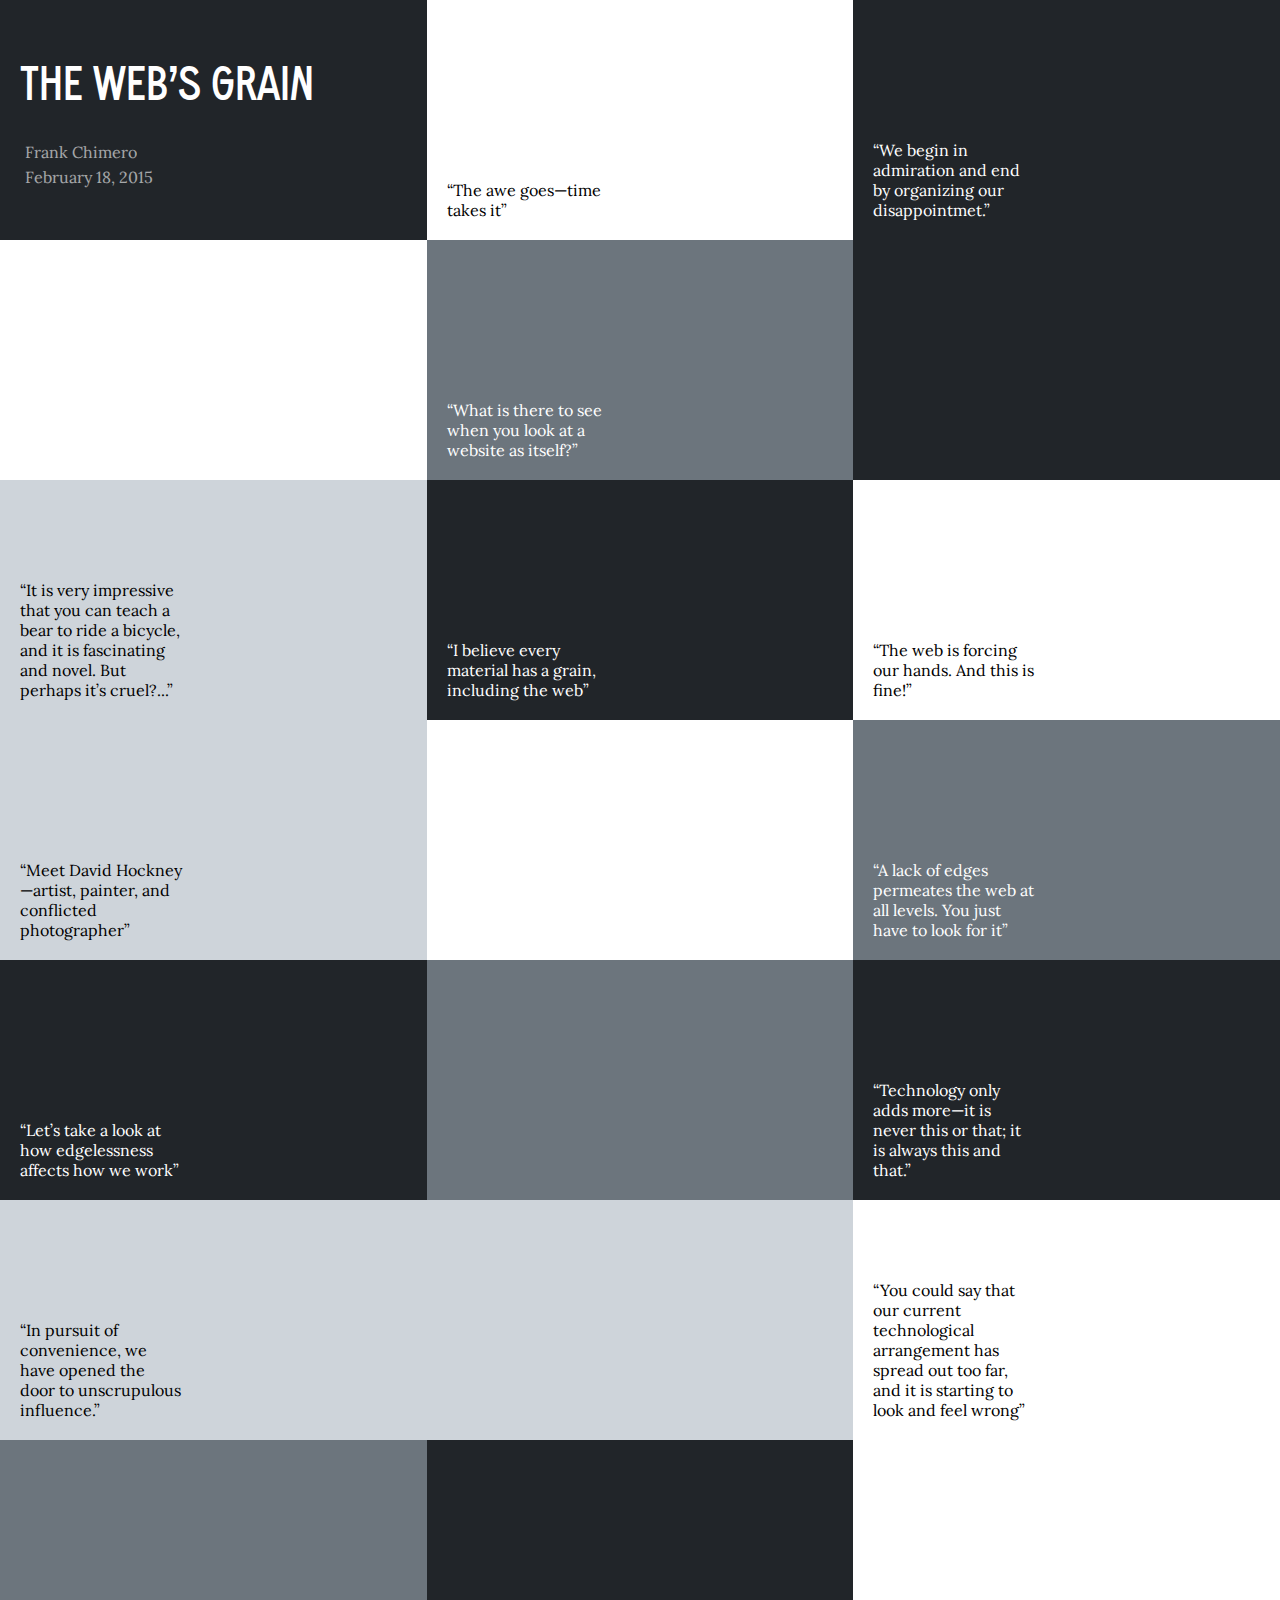
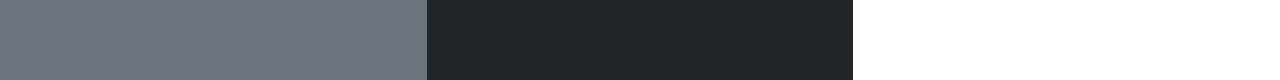
<file: index.html>
<!DOCTYPE html>
<html lang="en">
  <head>
    <meta charset="UTF-8" />
    <meta http-equiv="X-UA-Compatible" content="IE=edge" />
    <meta name="viewport" content="width=device-width, initial-scale=1.0" />
    <link rel="stylesheet" href="./styles.css" />
    <title>The Web's Grain</title>
  </head>
  <body>
    <header class="black">
      <h1>The Web’s Grain</h1>
      <p>Frank Chimero</p>
      <p>February 18, 2015</p>
    </header>

    <section class="white nineties">
      <a href="./content.html#1">“The awe goes—time takes it”</a>
    </section>

    <section class="black disappointment">
      <a href="./content.html#3">
        “We begin in admiration and end by organizing our disappointmet.”
      </a>
    </section>

    <section class="white empty"></section>

    <section class="grey website">
      <a href="./content.html#3">
        “What is there to see when you look at a website as itself?”
      </a>
    </section>

    <section class="black empty"></section>

    <section class="pale bear">
      <a href="./content.html#5">
        “It is very impressive that you can teach a bear to ride a bicycle, and
        it is fascinating and novel. But perhaps it’s cruel?...”
      </a>
    </section>

    <section class="black grain">
      <a href="./content.html#6">
        “I believe every material has a grain, including the web”
      </a>
    </section>

    <section class="white force">
      <a href="./content.html#7">
        “The web is forcing our hands. And this is fine!”
      </a>
    </section>

    <section class="pale hockney">
      <a href="./content.html#8">
        “Meet David Hockney—artist, painter, and conflicted photographer”
      </a>
    </section>

    <section class="white empty"></section>

    <section class="grey web2">
      <a href="./content.html#9">
        “A lack of edges permeates the web at all levels. You just have to look
        for it”
      </a>
    </section>

    <section class="black edgeless">
      <a href="./content.html#10">
        “Let’s take a look at how edgelessness affects how we work”
      </a>
    </section>

    <section class="grey empty"></section>

    <section class="black tech">
      <a href="./content.html#11">
        “Technology only adds more—it is never this or that; it is always this
        and that.”
      </a>
    </section>

    <section class="pale convenience">
      <a href="./content.html#12">
        “In pursuit of convenience, we have opened the door to unscrupulous
        influence.”
      </a>
    </section>

    <section class="pale empty"></section>

    <section class="white sad">
      <a href="./content.html#13">
        “You could say that our current technological arrangement has spread out
        too far, and it is starting to look and feel wrong”
      </a>
    </section>

    <section class="grey empty"></section>

    <section class="black empty"></section>
  </body>
</html>
</file>
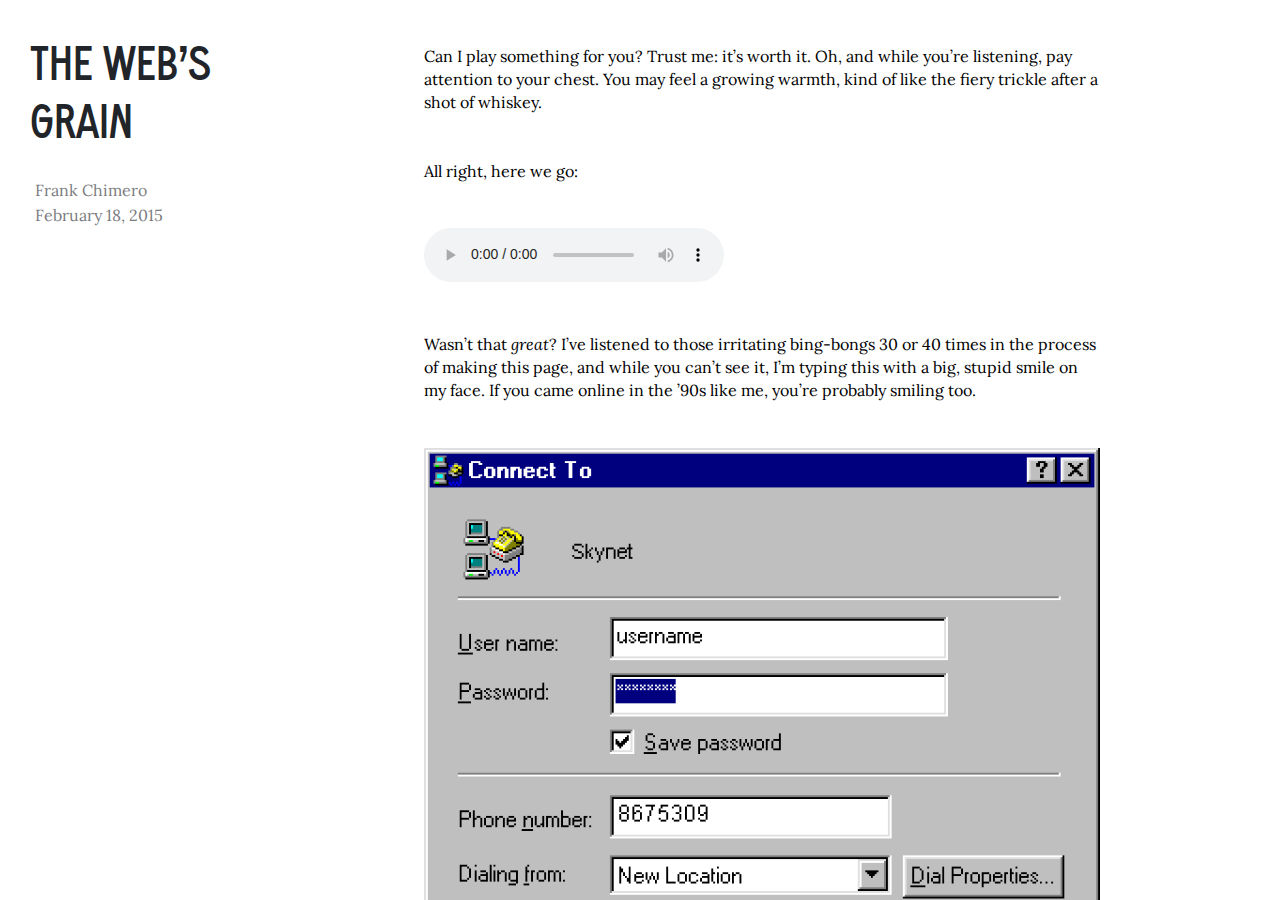
<file: content.html>
<!DOCTYPE html>
<html lang="en">
  <head>
    <meta charset="UTF-8" />
    <meta http-equiv="X-UA-Compatible" content="IE=edge" />
    <meta name="viewport" content="width=device-width, initial-scale=1.0" />
    <link rel="stylesheet" href="./content.css" />
    <title>Web's Grain</title>
  </head>
  <body>
    <main>
      <a href="./index.html">
        <header class="black">
          <h1>The Web’s Grain</h1>
          <p>Frank Chimero</p>
          <p>February 18, 2015</p>
        </header>
      </a>
      <article>
        <div id="1">
          <p>
            Can I play something for you? Trust me: it’s worth it. Oh, and while
            you’re listening, pay attention to your chest. You may feel a
            growing warmth, kind of like the fiery trickle after a shot of
            whiskey.
          </p>

          <p>All right, here we go:</p>

          <audio controls="">
            <source
              src="./images/posts/webs-grain/dialup.mp3"
              type="audio/mpeg"
            />
            Your browser does not support the audio tag.
          </audio>

          <p>
            Wasn’t that <em>great</em>? I’ve listened to those irritating
            bing-bongs 30 or 40 times in the process of making this page, and
            while you can’t see it, I’m typing this with a big, stupid smile on
            my face. If you came online in the ’90s like me, you’re probably
            smiling too.
          </p>
          <img
            src="./images/posts/webs-grain/win95_connect.gif"
            alt="Windows 95 Dial-Up Dialog"
          />

          <p>
            That sound, of course, is the audio handshake of a modem connecting
            to the internet. And the fiery feeling in the chest it creates is
            the warm pang of nostalgia. I’ve managed to tether that grating
            sound to all the wonder and magic I felt my first years on the
            internet. Back then, if you told me that I’d get to spend the next
            decade or so making things for the web—well, that would be just
            about the best news I could be told.
          </p>

          <p>
            But things have changed, as they always do. I’m writing this fifteen
            years after the bing-bongs, and the fascination has faded. What
            happened is what always happens: the wonder I felt was diminished by
            experience.
          </p>

          <p>The awe goes—time takes it.</p>
        </div>
        <div id="2">
          <hr />

          <p>
            There’s a quote from the French philosopher Gaston Bachelard: “We
            begin in admiration and end by organizing our disappointment.”
          </p>

          <p>
            Now, this is a bit pessimistic—he <em>is</em> a French philosopher,
            after all—but right now the statement does ring true for the
            technology industry. Think about the weight we’ve added to the
            world: attention-greedy devices and services, new business
            structures that turn out to reinforce existing inequalities instead
            of working against them, technocratic blowhards, never mind the
            surveillance shit storm we all now must navigate.
          </p>

          <p>
            How could any self-aware person who works in technology
            <em>not</em> start to organize their disappointment? It’s gotten to
            where several of my peers are floating half-hearted speculations
            about their next careers. This isn’t good: you want the talented and
            mindful people to stick around, not get husked out, then leave
            frustrated, exhausted, and conflicted.
          </p>

          <p>
            The closer I get to it all, the more I become confused and
            overwhelmed. A thing I knew so well has reached out wider and wider,
            only to make less and less sense. So last year, instead of being
            stubborn, complaining, or feeling powerless, I went searching for a
            different perspective. I wanted to take something big and make it
            small again. This was urgent: I needed a way to re-engage with my
            craft on a foundational level. Otherwise, I’d also be looking for a
            second career.
          </p>
        </div>

        <div id="3">
          <hr />

          <img src="./images/posts/webs-grain/seabig.jpg" />

          <p>
            In Buddhism, there’s something called the beginner’s mind. If you’ve
            ever done any kind of guided meditation, you’re probably familiar.
            It refers to having an attitude of openness, of eagerness. You drop
            your heavy preconceptions and revitalize a practice by finding a new
            way to look at it. Making things for the web started to feel very
            heavy to me, so this seemed to be what I needed.
          </p>

          <p>
            Most investigations into beginner’s mind eventually lead to the same
            zen koan. It’s a small story, and it goes like this:
          </p>

          <blockquote>
            <p>
              Before I began to practice, mountains were mountains and rivers
              were rivers.
            </p>
            <p>
              After I began to practice, mountains were no longer mountains and
              rivers were no longer rivers.
            </p>
            <p>
              Now, I have practiced for some time, and mountains are again
              mountains, and rivers are again rivers.
            </p>
          </blockquote>

          <p>
            So what’s the lesson? Here’s my take: we eventually work through the
            naive belief that profundity comes from complication. It simply
            isn’t so. Things have enough depth and worth on their own terms. No
            metaphors or analogies are needed for insight, only the willingness
            to listen to the subject speak for itself, even if it contradicts
            received wisdom.
          </p>

          <p>I’d like to do some listening today.</p>
        </div>

        <div id="4">
          <hr />

          <p>
            What is there to see when you look at a website as itself? A lot,
            actually, but let’s simplify things down to their core. As we go
            through this, please excuse me for stating the obvious. My intent is
            to describe and document the apparent. Rivers as rivers, remember?
          </p>

          <p>
            Here we have a very vanilla website. No styles, just markup. All
            defaults.
          </p>
          <img
            src="./images/posts/webs-grain/code1.gif"
            alt="Super plain markup for a website"
          />

          <p>
            The first thing to notice about this page is that it is fluid—it
            adapts to the width of the viewport to fill it up. We can’t quite
            say it’s responsive, because responsive sites require media queries,
            but this site, like a responsive one, isn’t opinionated about the
            size of the viewport. It works well at whatever size you throw at
            it.
          </p>

          <video
            class="natural"
            controls=""
            preload="none"
            loop=""
            poster="/images/posts/webs-grain/fluidwebpage1-poster.png"
          >
            <source
              src="./images/posts/webs-grain/fluidwebpage1.mp4"
              type="video/mp4"
            />
            Your browser does not support the video tag.
          </video>

          <p>
            The page’s fluidity leads to the second thing to notice: the page is
            vertical.
          </p>

          <video
            class="natural"
            controls=""
            preload="none"
            loop=""
            poster="/images/posts/webs-grain/fluidwebpage2-poster.png"
          >
            <source
              src="./images/posts/webs-grain/fluidwebpage2.mp4"
              type="video/mp4"
            />
            Your browser does not support the video tag.
          </video>

          <p>Okay, terribly obvious, but let’s tease this apart.</p>

          <p>
            Elements get stacked like a layer cake by default, and it make
            sense—vertical stacks are much easier to adapt across all kinds of
            screen sizes, because you don’t have layout issues to manage with
            more or less space across. You simply keep the elements the full
            width. This is especially handy for design methods like mobile
            first, since narrower screens can’t necessarily hold designs where
            elements are beside one another. By stacking, you get greater
            consistency in a design, what ever the screen size.
          </p>

          <p>
            But not every site can be a big vertical stack of bricks, can it?
            What happens if you place things side-by-side?
          </p>

          <p>
            This leads us to the primary visual challenge of responsive design.
            It’s the big daddy, the ur problem, the foundational thorn in your
            side that, for some reason, I have never seen documented.
          </p>

          <p>
            I’m going to go back to my vanilla HTML page, but let’s add a couple
            lines of CSS so that our image is beside the text, and both scale in
            width as the viewport changes.
          </p>
          <img
            src="./images/posts/webs-grain/code2.gif"
            alt="Super plain markup for a website, with a little bit of CSS added to put the image beside the type"
          />

          <p>Okay, take a look:</p>

          <video
            class="natural"
            controls=""
            preload="none"
            loop=""
            poster="/images/posts/webs-grain/fluidwebpage3-poster.png"
          >
            <source
              src="./images/posts/webs-grain/fluidwebpage3.mp4"
              type="video/mp4"
            />
            Your browser does not support the video tag.
          </video>

          <p>
            I’ll explain what’s happening. When I change the window width, the
            image gets <em>taller</em> as it gets wider, because its proportions
            are fixed. The text, on the other hand, gets <em>shorter</em> as it
            gets wider since it has no fixed proportions.
          </p>

          <p>
            If you’ve ever designed a responsive website, this is the source of
            all your sadness. This is the fount of your tears, the wellspring of
            your suffering. If you believe in the afterlife, this is the circle
            of hell where they light the soles of your feet on fire.
          </p>

          <p>
            You know how people say to add a breakpoint to a responsive design
            when the layout starts to look weird? This is the thing that makes
            the layout look weird. Every time. But, this contradiction is
            unavoidable and unsolvable, so the only choice is to recognize it as
            implicit to the medium, and devise strategies to manage it.
          </p>
        </div>

        <div id="5">
          <hr />

          <p>
            Most of the solidified techniques about our practice come from the
            natural ways of the web that have been there since the start. The
            answer is right there in front of us, in the website itself, and
            each step we take away from its intentions makes our creations
            weaker.
          </p>

          <p>
            What does it look like when you work against the web’s natural
            character? Well, it probably looks like this:
          </p>

          <img
            src="./images/posts/webs-grain/bicyclebear.jpg"
            alt="A bear riding a bicycle. Yes, really."
          />

          <p>
            I think you make what I call “bicycle bear websites.” Why? Because
            my response to both is the same.
          </p>

          <p>
            “Listen bub,” I say, “it is very impressive that you can teach a
            bear to ride a bicycle, and it is fascinating and novel. But perhaps
            it’s cruel? Because that’s not what bears are supposed to do. And
            look, pal, that bear will never actually be <em>good</em> at riding
            a bicycle.”
          </p>

          <p>
            This is how I feel about so many of the fancy websites I see. “It is
            fascinating that you can do that, but it’s really not what a website
            is supposed to do.” For example, behold
            <a href="http://www.apple.com/mac-pro/">Apple’s Mac Pro website</a>.
          </p>

          <video
            class="natural"
            controls=""
            preload="none"
            loop=""
            poster="/images/posts/webs-grain/macprosite-poster.jpg"
          >
            <source
              src="./images/posts/webs-grain/macprosite.mp4"
              type="video/mp4"
            />
            Your browser does not support the video tag.
          </video>

          <p>
            Same response as the bear on the bicycle: all glee, until things go
            haywire, and you realize it is coming right for you.
          </p>

          <p>
            What is this monstrosity? Why does it feel like docking a spaceship?
            Why can’t I scroll? And why is there lag on my fancy laptop? What’s
            that sound? My computer’s fan?
          </p>

          <p>
            Apple’s pursuit of cool yielded an incredibly fragile, willfully
            esoteric website that’s good for no one. And I’m certain you can
            think of a few similar examples of your own: clumsy sites that work
            counter to the inclinations of the web. Back to the zen koan—if we
            see the mountains as mountains and rivers as rivers, these are the
            sites that try to be different, yet end up swimming up stream and
            climbing uphill.
          </p>
        </div>

        <div id="6">
          <hr />

          <p>
            I believe every material has a grain, including the web. But this
            assumption flies in the face of our expectations for technology. Too
            often, the internet is cast as a wide-open, infinitely malleable
            material. We expect technology to help us overcome limitations, not
            produce more of them. In spite of those promises, we typically yield
            consistent design results.
          </p>
          <a href="http://showcase.commercialtype.com"
            ><img
              src="./images/posts/webs-grain/pattern-color.jpg"
              alt="Commercial Type Showcase"
          /></a>

          <p>
            We use flat colors and simple gradients, because they’re
            lightweight, easy to draw with CSS, and can easily scale for areas
            of unknown proportions.
          </p>

          <a href="http://shapeofdesignbook.com"
            ><img
              src="./images/posts/webs-grain/pattern-sod.jpg"
              alt="Website for The Shape of Design"
          /></a>

          <p>
            Sites have large horizontal stripes of content, because of the
            vertical bias I mentioned earlier.
          </p>
          <a href="http://dropmark.com"
            ><img
              src="./images/posts/webs-grain/pattern-interface.jpg"
              alt="Dropmark"
          /></a>

          <p>
            We use text as interface, because the nuanced but significant
            differences in technology’s abstractions are difficult to
            communicate visually.
          </p>
          <a href="http://obvious.com"
            ><img
              src="./images/posts/webs-grain/pattern-photo.jpg"
              alt="Obvious Ventures"
          /></a>

          <p>
            Ambient, atmospheric, blurred, or tinted photographs become
            background images, because we can’t quite be sure how it will be
            cropped across different viewports.
          </p>

          <p>
            And big type is overlaid on top of these images because every client
            simultaneously wants big images and big type. Plus it dances around
            those text versus image scaling problems I showed earlier.
          </p>
          <a href="http://mailchimp.com"
            ><img
              src="./images/posts/webs-grain/pattern-tableau.jpg"
              alt="Mailchimp"
          /></a>
          <a href="http://mailchimp.com">MailChimp</a>

          <p>
            We use photography with props, because software is abstract and hard
            to embody, so we show it on a device in a related context to have it
            seem like the product that it is.
          </p>
          <a href="http://dblg.co.uk"
            ><img src="./images/posts/webs-grain/pattern-mosiac.jpg" alt="DBLG"
          /></a>

          <p>
            And mosaics, because every page presents a multitude of elements,
            and we need structured ways of showcasing this variety.
          </p>
        </div>

        <div id="7">
          <hr />

          <p>
            The web is forcing our hands. And this is fine! Many sites will
            share design solutions, because we’re using the same materials. The
            consistencies establish best practices; they are proof of design
            patterns that play off of the needs of a common medium, and not
            evidence of a visual monoculture.
          </p>

          <p>
            So this is a good start, but it is only a start. Could those simple
            sites I showed earlier assist us beyond the page and provide a
            larger way to think? To put a finer point on it: What would happen
            if we stopped treating the web like a blank canvas to paint on, and
            instead like a material to build <em>with</em>?
          </p>

          <p>
            It turns out, I found the answer from a painter who also thought to
            step away from the canvas. Let’s have a short art history lesson,
            shall we?
          </p>
        </div>
        <div id="8">
          <hr />

          <video
            class="natural"
            controls=""
            preload="none"
            poster="/images/posts/webs-grain/hockneyposter.jpg"
          >
            <source
              src="./images/posts/webs-grain/hockneyclip2.mp4"
              type="video/mp4"
            />
            Your browser does not support the video tag.
          </video>

          <p>
            Meet David Hockney—artist, painter, and conflicted photographer. In
            the early ’80s, he took a small break from painting to pursue these
            mentioned photographic joiners. They were an investigation of time
            and space. Now, that seems really heady, but once you see them,
            you’ll know exactly what I’m talking about. They kind of look like
            cubist paintings, but much quicker to read. I’d like to show you a
            few.
          </p>

          <p>
            As Hockney says in the video, he started the project with Polaroids.
            You can see them tiled together here, because each individual photo
            can’t capture the whole picture.
          </p>

          <img
            src="./images/posts/webs-grain/hockney1.jpg"
            alt="Noya and Bill Brandt with Self Portrait (Although They Were Watching This Picture Being Made)"
          />

          <p>
            Inside, Hockney is using redundancy to show action. How many hands
            are there? How many heads does that man have? Two faces in this
            image, but you don’t interpret it as a two-headed man. It is two
            glances at one face—facets of the same thing.
          </p>
          <img
            src="./images/posts/webs-grain/hockney2.jpg"
            alt="Noya and Bill Brandt with Self Portrait (Although They Were Watching This Picture Being Made)"
          />

          <p>
            It’s so seamless, you’d probably not count the faces without me
            mentioning it. You just know, because this is how you see. You have
            a small focal range; your brain stitches the bits together into a
            complete whole.
          </p>

          <p>
            Here’s another piece, even more advanced. This one is my favorite,
            because it’s so economical—like a comic strip.
          </p>
          <img
            src="./images/posts/webs-grain/hockney3.jpg"
            alt="Billy Wilder Lighting His Cigar"
          />

          <p>
            Do you see what’s changed? Hockney stopped using Polaroids. The grid
            is gone, replaced by overlaid, borderless photos. Nothing cut or
            cropped, nothing tricky. Hockney’s able to do a lot of work with
            only six images.
          </p>

          <p>
            What would this method look like with many more? Hockney asked the
            same question.
          </p>
          <img
            src="./images/posts/webs-grain/hockney4.jpg"
            alt="The Scrabble Game"
          />

          <p>
            This is The Scrabble Game, and in my opinion, it’s the masterpiece
            from this era of Hockney’s career. This piece is all over the place:
            so many faces, so many hands. The game board is out of sync from
            image to image, so you can actually piece together the plays in the
            order they were made. Also, there are no ends to my aggravation
            about how he does not see he has a word in his tiles. (Liqueur,
            anyone?)
          </p>

          <p>
            So, do you see what’s happened? Recall the first joiner I showed you
            with the Polaroids, and compare it to The Scrabble Game.
          </p>
          <img
            src="./images/posts/webs-grain/hockney5.jpg"
            alt="The Scrabble Game beside Noya and Bill Brandt with Self Portrait"
          />

          <p>
            Hockney began with an image-making practice that relied on the grid
            necessitated by the Polaroids’ borders and produced a rectangular
            final work. When he switched to normal film, he was able to overlay
            images in any necessary shape that accurately described the time and
            space of a scene. Nobody would set out to make a picture with these
            edges—what you see is what was required by the images he managed to
            snap.
          </p>

          <p>
            In essence, Hockney abandoned the notion that a two-dimensional work
            of art needed to exist at a fixed, rectangular size. Instead, small
            individual photos were overlaid and assembled until they formed a
            complete picture. Individually, the photos don’t mean much, but
            collectively they… does this seem familiar?
          </p>

          <p>
            Okay, I’m sorry. I’ve tricked you, and we’ve come full circle. We’re
            back to responsive design. Let’s make an analogy.
          </p>
          <img
            src="./images/posts/webs-grain/hockney6.jpg"
            alt="The Scrabble Game beside Noya and Bill Brandt with Self Portrait"
          />

          <p>
            On the left, the Mona Lisa. Cliché, but why the hell not? The
            painting, to me, is like designing for the printed page. On the
            right, The Scrabble Game. This assemblage more closely resembles
            designing for a screen. Do you see it? It is control versus
            discovery, uniformity versus multiplicity.
          </p>

          <p>
            With the Mona Lisa, we have fixed, uniform edges that can be planned
            for with a high degree of certainty and control. We revere and
            celebrate this painting because of that exquisite control.
          </p>

          <p>
            With the joiner, we have a different kind of beauty. It is an
            edgeless surface of unknown proportions, comprised of small,
            individual, and variable elements from multiple vantages assembled
            into a readable whole that documents a moment.
          </p>

          <p>
            <em>Also known as web design.</em> Here, I’ll restate what I just
            said, but this time, imagine I’m talking about web design and not
            the Hockney photos:
          </p>

          <p class="sans textlarge" style="text-align: center">
            an edgeless surface of unknown proportions comprised of small,
            individual, and variable elements from multiple vantages assembled
            into a readable whole that documents a moment
          </p>

          <p>
            That’s a pretty good description of the visual challenges in
            interaction design, huh?
          </p>
        </div>
        <div id="9">
          <hr />

          <p>
            In November of 2013, I gave a talk called
            <a href="/blog/2013/what-screens-want/">What Screens Want</a>, where
            I tried to answer what it meant to natively design for screens. I
            said it was something I called flux—the capacity for things to
            change. This could be as showy as animation, but also as simple and
            fundamental as a spreadsheet sorting itself and showing new results.
            You can’t do that on paper. So, designing for screens is managing
            this change over time, and expressing it in clear, communicative,
            and powerful ways.
          </p>

          <p>
            Now, after looking at Hockney’s work for far too long, I can add
            another item to the list: edgelessness.
          </p>

          <p>
            A lack of edges permeates the web at all levels. You just have to
            look for it:
          </p>

          <img
            src="./images/posts/webs-grain/graph.gif"
            alt="Network graph"
            class="natural"
          />

          <p>
            Edgelessness is in the web’s structure: it’s comprised of individual
            pages linked together, so its structure can branch out forever.
          </p>
          <img
            src="./images/posts/webs-grain/infinitecanvas.jpg"
            alt="Infinite canvas"
            class="natural"
          />

          <p>
            Edgelessness applies to the screens that show the web, because they
            offer an infinite canvas that can scroll in any direction for
            however long. Boy, do we take for granted that a screen can show
            more content than is able to be displayed in a single shot.
          </p>
          <img
            src="./images/posts/webs-grain/devicesizes.gif"
            alt="Spectrum of Android device sizes"
          />

          <p>
            Edgelessness speaks to the diffusion of device and viewport sizes.
            Above is a chart of screen sizes across Android devices. How could
            there be a clear edge on a spectrum with such minor differences
            between each size?
          </p>
          <img
            src="./images/posts/webs-grain/edges.gif"
            alt="Collapsing walls"
            class="natural"
          />

          <p>
            And, most interesting to me, edgelessness means blurred lines
            between the disciplines that work together to make things for the
            web. Everyone that I’ve spoken with that’s worked on a large
            responsive project with a big client says that the process disrupts
            workflows, expectations, and work culture.
          </p>

          <p>
            Simply put, the edgelessness of the web tears down the constructed
            edges in the company. Everything is so interconnected that nobody
            has a clear domain of work any longer—the walls are gone, so we’re
            left to learn how to collaborate in the spaces where things connect.
          </p>
        </div>
        <div id="10">
          <hr />

          <p>
            Let’s take a look at how edgelessness affects how we work. Suppose
            you’re about to start a web project with some sketches. How would
            you begin?
          </p>

          <p>You’d probably draw a box.</p>
          <img src="./images/posts/webs-grain/box1.gif" alt="Drawing a box" />

          <p>Then you’d fill that box with the page’s elements.</p>
          <img
            src="./images/posts/webs-grain/box2.gif"
            alt="Drawing the elements"
          />

          <p>Whoops.</p>

          <p>
            Remember the Hockney photos? The size of what we’re making is
            unknown until we know what we’re putting there. So, it’s better to
            come up with an arrangement of elements and assign them to a size,
            rather than the other way around. We need to start drawing,
            <em>then</em> put the box around it. Let me show you an example.
          </p>

          <p>
            This set of images comes from the portfolio of Danish designer
            <a href="http://kasperlaigaard.com/?page_id=1078">Kasper Laigaard</a
            >. It’s the perfect example of not drawing the box until you know
            what goes in it. Here, he’s sketching out different content lockups
            for a redesign of
            <a href="http://hellomonday.com/">Hello Monday</a>, a digital agency
            in Denmark and New York. The sketches explain the idea more clearly
            than my words ever could.
          </p>
          <a href="http://kasperlaigaard.com/?page_id=1078"
            ><img
              src="./images/posts/webs-grain/laigaard.jpg"
              alt="Content lock-ups"
          /></a>

          <p>
            So just like Hockney’s joiners, we’re creating assemblages of
            elements, then associating them with the appropriate space.
          </p>

          <p>
            The practice of assembling conflicts with most of the terminology we
            have in place for responsive design. Our words make it seem that
            we’re designing how elements break down, but really, we should be
            focusing on how they <em>build up</em>. And this concept, just like
            the layouts we create, can reach out a bit further.
          </p>
        </div>
        <div id="11">
          <hr />
          <img src="./images/posts/webs-grain/dots.gif" alt="Animated dots" />

          <p>
            We often think making things for the web is a process of
            simplifying—the hub, the dashboard, the control panel are all dreams
            of technology that coalesces, but things have a tendency to diverge
            into a multiplicity of options. We pile on more tools and
            technology, each one increasingly nuanced and minor in its critical
            differences. Clearly, convergence and simplicity make for poor
            goals. Instead, we must aim for clarity. You can’t contain or reduce
            the torrent of technology, but you can channel it in a positive
            direction through proper framing and clear articulation.
          </p>

          <p>
            Technology only adds more—it is never this or that; it is always
            this
            <em>and</em> that.
          </p>

          <p>
            A quick example from my life: Twitter didn’t replace Facebook. The
            iPad didn’t replace my phone. My phone didn’t replace my TV. Now, I
            watch YouTube on my iPad, toss the video up to my TV, while checking
            Twitter and Facebook on my phone. It’s a little constellation of
            technology. But I keep asking myself: how many more things can I
            juggle? And for how long?
          </p>

          <p>
            The answers offered are typically technological solutions.
            Algorithms. Automation. Tiny programs and sets of rules to filter
            out what bursts from the internet’s flue hole. While well
            intentioned (maybe), these answers only become extra points of
            control and influence.
          </p>

          <p>
            Using technology to solve the problems it causes is as futile as
            cleaning a grass stain by rubbing grass on it. More technology only
            amplifies the problems created by an abundance of it. This leads to
            the most pressing question: How far out will technology grow? And
            when does it cross the line of comfort?
          </p>
        </div>
        <div id="12">
          <hr />

          <p>
            We’re building edgeless environments of divergency. Things are added
            in chaos, then if successful, they expanded further and further out
            until they collapse and rearrange. This is probably why responsive
            design feels so relevant, maddening, and divisive: its patterns
            mimic the larger patterns of technology itself.
          </p>

          <p>
            What we build is defined and controlled by its unresolvable
            conflicts. In responsive design, it’s the text and image conundrum I
            showed earlier. In other, more grand arenas, there is capital versus
            labor, or collective control versus anarchic individualism. In
            technology, I believe it comes down to the power dynamics of
            convenience. To create convenience—particularly the automated
            convenience technology trades in—someone else must make our choices
            for us. In other words: the less you have to do, the less say you
            have.
          </p>

          <p>
            Up to a point, swapping autonomy for ease is a pretty good trade:
            who wants to run the math on their accounting books or call the
            restaurant to place a delivery order? But if taken too far,
            convenience becomes a Trojan Horse. We cede too much control and
            become dependent on something we can no longer steer. Platforms that
            promised to bring convenience to a process or intimacy to a
            relationship now wedge themselves into the transaction as new
            middlemen. Then, we’re left to trust in the benevolence of those who
            have the power to mold our dependencies. Citing a lot of the
            concerns I mentioned earlier, those people are less responsible and
            compassionate than we had hoped. In pursuit of convenience, we have
            opened the door to unscrupulous influence.
          </p>
        </div>
        <div id="13">
          <hr />

          <p>
            You could say that our current technological arrangement has spread
            out too far, and it is starting to look and feel wrong. Fortunately,
            we can treat this over-expansion just like everything else I’ve
            mentioned. We can draw a line, and create a point of reassembly for
            what we’ve made. We can think about how to shift, move, and resize
            the pieces so that they fall back in line with our intentions. This
            power is compounded for those of us who make this technology.
          </p>

          <p>
            But this is not a technological response. It is an explicit act of
            will—an individual’s choice to change their behaviors about what to
            use, where to work, what to adopt, what to pay attention to. It is
            simple mindfulness, that thing which needy technology makes so hard
            to practice. And it starts with a question: what is technology’s
            role in your life? And what, really, do you want from it?
          </p>

          <p>
            As for me? I won’t ask for peace, quiet, ease, magic or any other
            token that technology can’t provide—I’ve abandoned those empty
            promises. My wish is simple: I desire a technology of grace, one
            that lives well within its role.
          </p>

          <p>
            How will we know that we’re there? I suppose we’ll look at what
            we’ve built, notice how the edges have dropped away, and actually be
            pleased it looks like it could go on forever.
          </p>
        </div>

        <img src="./images/posts/webs-grain/seabig.jpg" />
      </article>
    </main>
  </body>
</html>
</file>
<file: styles.css>
@import url("https://fonts.googleapis.com/css2?family=Lora:ital,wght@0,400;0,500;0,600;0,700;1,400;1,500;1,600;1,700&display=swap");

@font-face {
  font-family: VTCCarrie;
  src: url(./fonts/VTCCarrie-Regular.ttf);
}

html {
  scroll-behavior: smooth;
}

h1 {
  font-family: VTCCarrie;
  font-weight: 400;
  font-size: 48px;
  line-height: 58px;
  text-transform: uppercase;
}

header > p {
  opacity: 60%;
  margin: 5px;
}

body {
  display: grid;
  grid-template-columns: repeat(4, 1fr);
  grid-auto-rows: 240px;
  margin: 0;
  font-family: "Lora", "Times New Roman", Times, serif;
}

a {
  text-decoration: none;
  color: inherit;
}

body > * {
  padding: 20px;
}

section {
  display: grid;
  align-content: end;
}

section a {
  width: 162px;
}

.black {
  background-color: #212529;
  color: white;
}

.grey {
  background-color: #6c757d;
  color: white;
}

.pale {
  background-color: #ced4da;
}

.white {
  background-color: white;
}

.bear:hover {
  background-image: url("https://thumbs.gfycat.com/RelievedClutteredCirriped-max-1mb.gif");
  color: white;
  background-size: cover;
  cursor: pointer;
}

.nineties:hover {
  background-image: url("https://media1.giphy.com/media/dwmNhd5H7YAz6/giphy.gif?cid=790b7611d2253afd8ccb90622288f96cc6f591128538dd9b&rid=giphy.gif&ct=g");
  color: white;
  background-size: cover;
  cursor: pointer;
}

.disappointment:hover {
  background-image: url("https://media3.giphy.com/media/nbNWgtnMgIYpUSy3e9/giphy.gif?cid=790b7611bb3ab6ac590b85b28b7095b076a3f1b0a5dca724&rid=giphy.gif&ct=g");
  color: white;
  background-size: cover;
  cursor: progress;
}

.website:hover {
  background-image: url("https://media1.giphy.com/media/3o6Ztp9sgPwz71EIne/giphy.gif?cid=ecf05e47hj00d5x3r3d5puyksgaf5f4tbxh48h03bwfbfcks&rid=giphy.gif&ct=g");
  color: white;
  background-size: cover;
  cursor: pointer;
}

.grain:hover {
  background-image: url("https://media4.giphy.com/media/l3977c5EIanrpRouk/giphy.gif?cid=ecf05e47lumrz1c3owmel8r4td5lfgopsb42pqhng6w8ir3f&rid=giphy.gif&ct=g");
  color: white;
  background-size: cover;
  cursor: pointer;
}

.force:hover {
  background-image: url("https://media2.giphy.com/media/dSflbwswnh7ID7JpmW/giphy.gif?cid=ecf05e47pkscvgudxrv5covu2hqca5mx1b3rrsr8cbfljwqf&rid=giphy.gif&ct=g");
  color: white;
  background-size: cover;
  cursor: pointer;
}

.hockney:hover {
  background-image: url("https://media0.giphy.com/media/pUuH8UZPepaF5wrwtZ/giphy.gif?cid=790b7611f03ca1015a852cada81285338675e67c65c8a403&rid=giphy.gif&ct=g");
  color: white;
  background-size: cover;
  cursor: pointer;
}

.web2:hover {
  background-image: url("https://media4.giphy.com/media/l41JKHQPZ3e6XXTJC/giphy.gif?cid=ecf05e47vpxkn2dvevh81w8puvyykwyxx95bm9qvl7zgikhx&rid=giphy.gif&ct=g");
  color: white;
  background-size: cover;
  cursor: pointer;
}

.edgeless:hover {
  background-image: url("https://media3.giphy.com/media/H4fpS4Xxa88jKyag0k/giphy.gif?cid=ecf05e47zbd3s54867kmmkngjgv81xob3qbf69d4dl8wnxoi&rid=giphy.gif&ct=g");
  color: white;
  background-size: cover;
  cursor: wait;
}

.tech:hover {
  background-image: url("https://media1.giphy.com/media/yMSQgudurAz42CwYm0/giphy.gif?cid=ecf05e47ohg0gfi2t95ckb1cw4orgm0fbpw0sxmquc309r5e&rid=giphy.gif&ct=g");
  color: white;
  background-size: cover;
  cursor: pointer;
}

.sad:hover {
  background-image: url("https://giphy.com/gifs/grandma-1uyFaGpt2ilmE/fullscreen");
  color: white;
  background-size: cover;
  cursor: pointer;
}

.convenience:hover {
  background-image: url("https://media0.giphy.com/media/z61f8iheeGlvq/giphy.gif?cid=ecf05e47be4q6bsabnnbio0n3gpthxy5r8gxeht1ag3amo22&rid=giphy.gif&ct=g");
  color: white;
  background-size: cover;
  cursor: pointer;
}

@media screen and (max-width: 1333px) {
  body {
    display: grid;
    grid-template-columns: repeat(3, 1fr);
  }
}
@media screen and (max-width: 999px) {
  body {
    display: grid;
    grid-template-columns: repeat(2, 1fr);
  }
}
@media screen and (max-width: 666px) {
  body {
    display: grid;
    grid-template-columns: repeat(1, 1fr);
  }

  .empty {
    display: none;
  }
}

@media screen and (min-width: 1024px) {
}

@media screen and (min-width: 768px) {
}

@media screen and (max-width: 767px) {
}
</file>
<file: content.css>
@import url("https://fonts.googleapis.com/css2?family=Lora:ital,wght@0,400;0,500;0,600;0,700;1,400;1,500;1,600;1,700&display=swap");

@font-face {
  font-family: VTCCarrie;
  src: url(./fonts/VTCCarrie-Regular.ttf);
}

a {
  text-decoration: none;
  color: #212529;
}

h1 {
  font-family: VTCCarrie;
  font-weight: 400;
  font-size: 48px;
  line-height: 58px;
  text-transform: uppercase;
}

html {
  scroll-behavior: smooth;
}

header > p {
  opacity: 60%;
  margin: 5px;
}

body {
  margin: 0px;
  font-family: "Lora", "Times New Roman", Times, serif;
}

article p,
article hr {
  margin: 45px 0px;
}

main {
  display: grid;
  grid-template-columns: 20% 80%;
  margin-left: 30px;
  margin-right: 30px;
  font-size: 16px;
  grid-template-rows: 100vh;
}

nav {
  width: 100%;
  position: fixed;
  bottom: 0;
  height: 59px;
  background-color: #212529;
}

img {
  max-width: 100%;
}

video {
  max-width: 100%;
}

article {
  padding-left: 3000px;
  padding-right: 300px;
  overflow-y: scroll;
  line-height: 145%;
}

@media screen and (min-width: 1400px) {
  body {
    width: 1370px;
  }
}
@media screen and (min-width: 1600px) {
  body {
    width: 1570px;
  }
}
@media screen and (min-width: 1900px) {
  body {
    width: 1870px;
  }
}

@media screen and (min-width: 1024px) {
  article {
    padding-left: 100px;
    padding-right: 100px;
  }
}

@media screen and (min-width: 768px) {
  article {
    padding-left: 150px;
    padding-right: 150px;
  }
}

@media screen and (max-width: 767px) {
  article {
    padding-left: 0px;
    padding-right: 0px;
  }

  main {
    display: block;
    margin-left: 30px;
    margin-right: 30px;
    font-size: 16px;
  }
}

@media print {
  @page {
    margin-top: 20mm;
  }
  main {
    display: block;
    margin-left: 10mm;
    margin-right: 10mm;
    font-size: 12pt;
  }

  nav {
    display: none;
  }

  article {
    padding-left: 20px;
    padding-right: 20px;
    line-height: 145%;
  }

  audio,
  video {
    display: none;
  }
}
</file>
